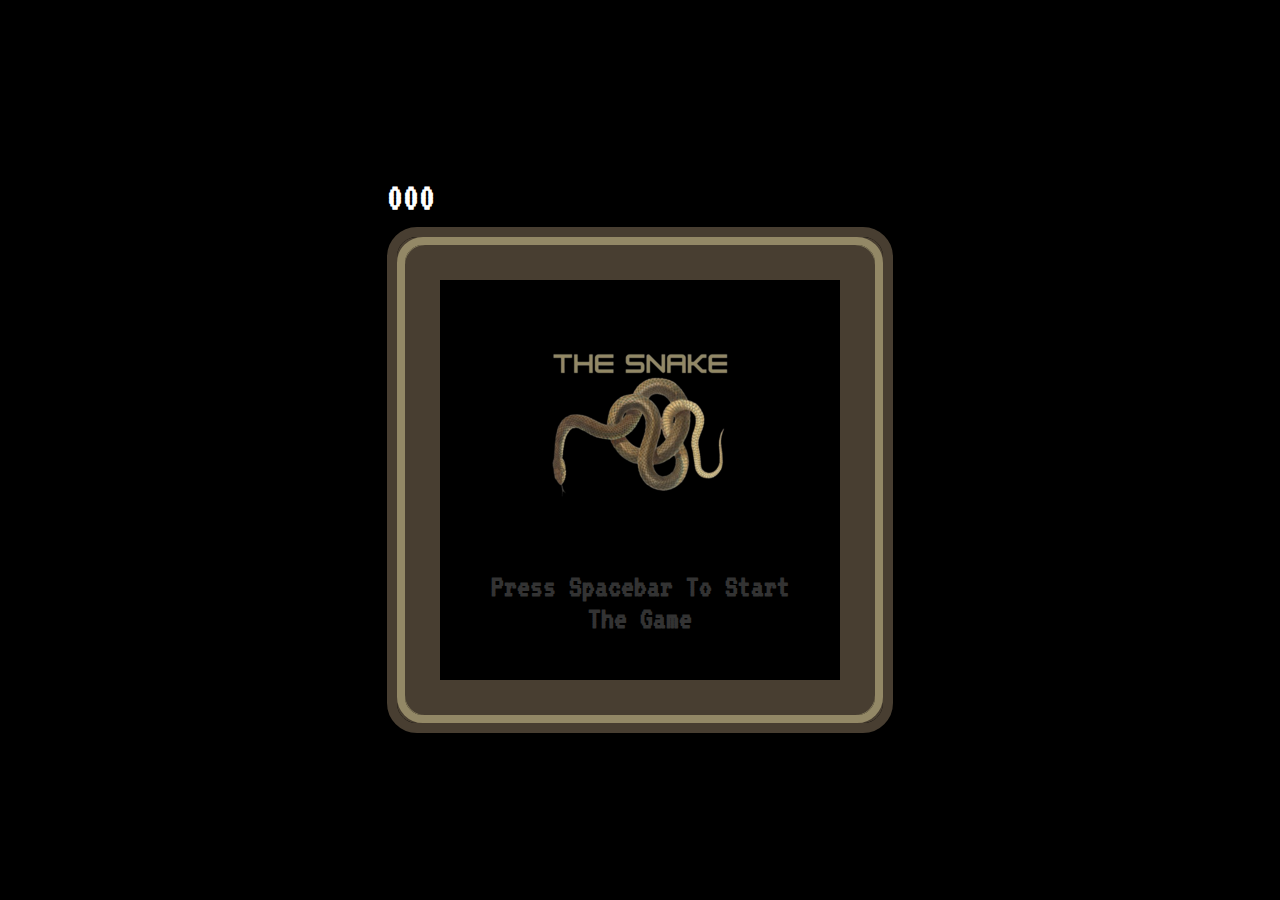
<file: The-snake-game/index.html>
<!DOCTYPE html>
<html lang="en">
  <head>
    <meta charset="UTF-8" />
    <meta name="viewport" content="width=device-width, initial-scale=1.0" />
    <link rel="preconnect" href="https://fonts.googleapis.com" />
    <link rel="preconnect" href="https://fonts.gstatic.com" crossorigin />
    <link
      href="https://fonts.googleapis.com/css2?family=VT323&display=swap"
      rel="stylesheet"
    />
    <title>Snake Game</title>
    <link rel="stylesheet" href="style.css" />
    <script src="script.js" defer></script>
  </head>
  <body>
    <div>
      <div class="scores">
        <h1 id="score">000</h1>
        <h1 id="highScore">000</h1>
      </div>
      <div class="game-border-1">
        <div class="game-border-2">
          <div class="game-border-3">
            <div id="game-board"></div>
          </div>
        </div>
      </div>
    </div>
    <h1 id="instruction-text">Press spacebar to start the game</h1>
    <img id="logo" src="snake-game-designed-logo.png" alt="snake-logo" />
  </body>
</html>
</file>
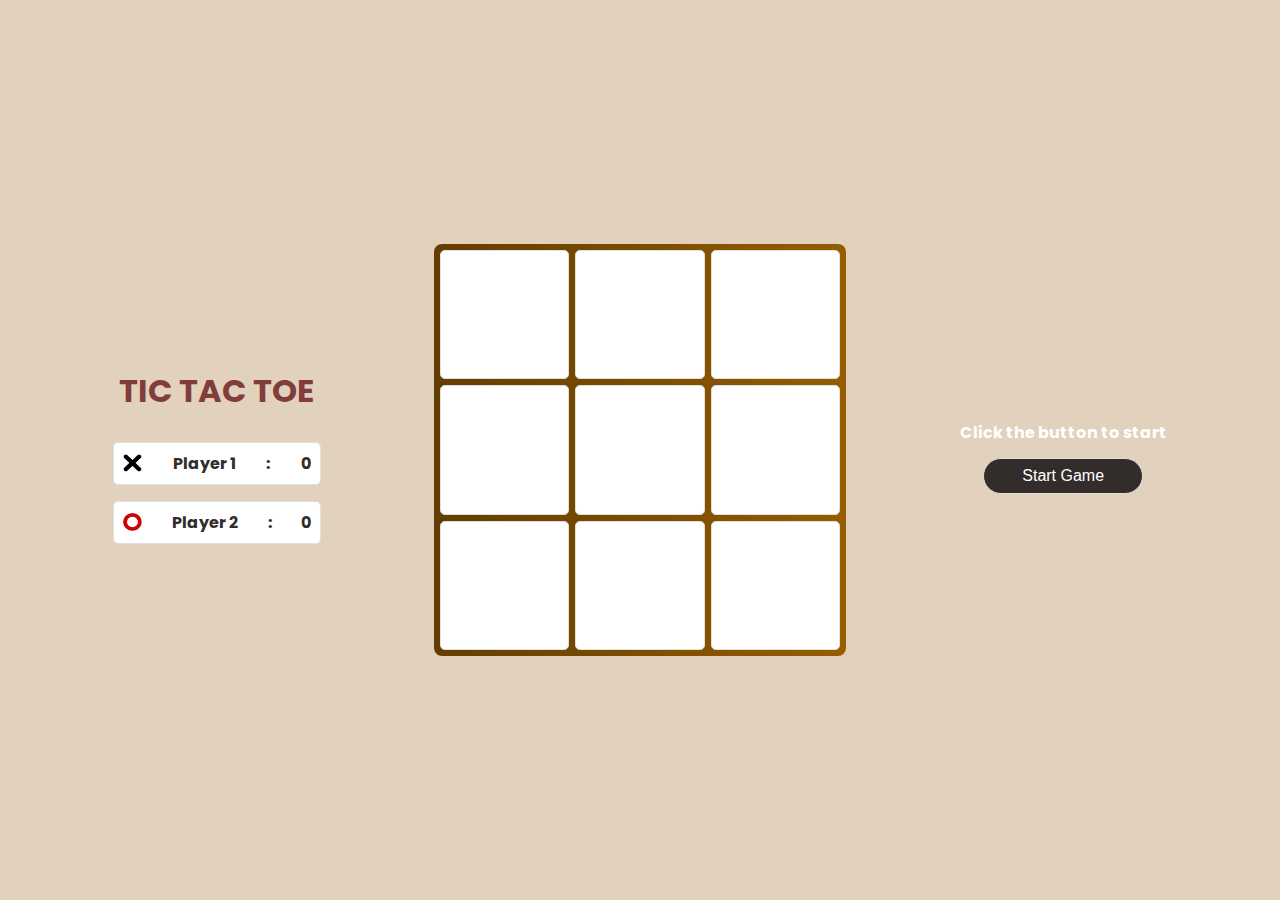
<file: tic-tic-toe-game/index.html>
<!DOCTYPE html>
<html lang="en">
  <head>
    <meta charset="UTF-8" />
    <meta http-equiv="X-UA-Compatible" content="IE=edge" />
    <meta name="viewport" content="width=device-width, initial-scale=1.0" />
    <script src="script.js" defer></script>
    <link rel="stylesheet" href="style.css" />
    <title>Tic Tac Toe</title>
  </head>
  <body>
    <div id="info">
      <h2 id="info__title">TIC TAC TOE</h2>
      <div class="info__player">
        <img
          src="assets/cross.png"
          alt="Player 1 icon"
          class="info__player__icon"
        />
        <h1 id="info__player__name1">Player 1</h1>
        <h1>:</h1>
        <h1 id="info__player__score1">0</h1>
      </div>
      <div class="info__player">
        <img
          src="assets/circle.png"
          alt="Player 2 icon"
          class="info__player__icon"
        />
        <h1 id="info__player__name2">Player 2</h1>
        <h1>:</h1>
        <h1 id="info__player__score2">0</h1>
      </div>
    </div>
    <div id="grid">
      <div id="grid__square-1" class="grid__square"></div>
      <div id="grid__square-2" class="grid__square"></div>
      <div id="grid__square-3" class="grid__square"></div>
      <div id="grid__square-4" class="grid__square"></div>
      <div id="grid__square-5" class="grid__square"></div>
      <div id="grid__square-6" class="grid__square"></div>
      <div id="grid__square-7" class="grid__square"></div>
      <div id="grid__square-8" class="grid__square"></div>
      <div id="grid__square-9" class="grid__square"></div>
    </div>
    <div id="instructions">
      <h2 id="instructions__text">Click the button to start</h2>
      <button id="instructions__btn">Start Game</button>
    </div>
    <div id="modal">
      <div id="modal__content">
        <h2>Enter Players Names</h2>
        <form>
          <label for="player1">Player 1</label>
          <input
            type="text"
            id="player1"
            name="player1"
            placeholder="Player 1"
            maxlength="6"
            required
          />
          <label for="player2">Player 2</label>
          <input
            type="text"
            id="player2"
            name="player2"
            placeholder="Player 2"
            maxlength="6"
            required
          />
          <input type="submit" value="Start Game" />
        </form>
      </div>
    </div>
  </body>
</html>
</file>
<file: The-snake-game/style.css>
*{
  background-color: black;
}
body {
  display: flex;
  align-items: center;
  justify-content: center;
  height: 100vh;
  margin: 0;
  font-family: 'VT323', monospace;
}

body,
.snake {
  background-color: rgb(0, 0, 0);
}

#game-board {
  border-radius: 100px;
  display: grid;
  grid-template-columns: repeat(20, 20px);
  grid-template-rows: repeat(20, 20px);
  margin: 5px;
}

.game-border-1 {
  border: #483E31 solid 10px;
  border-radius: 30px;
  box-shadow: inset 0 0 0 10px #483E31;
}

.game-border-2 {
  border: #938866 solid 8px;
  border-radius: 26px;
  box-shadow: inset 0 0 0 10px #938866;
}

.game-border-3 {
  border: #483E31 solid 30px;
  border-radius: 20px;
  box-shadow: inset 0 0 0 5px #483E31;
}

#instruction-text {
  position: absolute;
  top: 60%;
  color: #333;
  width: 300px;
  text-align: center;
  text-transform: capitalize;
  padding: 30px;
  margin: 0;
}

.scores {
  display: flex;
  justify-content: space-between;
}

#score {
  color: #ffffff;
}

#score,
#highScore {
  font-size: 40px;
  font-weight: bolder;
  margin: 10px 0;
}

#highScore {
  color: 483E31;
  display: none;
}

.game-border-3,
#logo {
  background-color: #000000;
}

.snake {
  position: relative;
  border: none;
  background-color: #938866;
  background-image: linear-gradient(to right, #938866 40%, #7a6c58);
  box-shadow: 2px 2px 4px rgba(0, 0, 0, 0.4);
}

/**.snake::before {
  content: "";
  position: absolute;
  top: -10px;
  left: -10px;
  width: 0;
  height: 0;
  border-left: 10px solid transparent;
  border-right: 10px solid transparent;
  border-bottom: 20px solid #938866;
  transform: rotate(45deg);
}*/

.food {
  background-color: #cd3f3f;
  border: #d43b3b 5px solid;
  border-radius: 50%;
}

#logo {
  position: absolute;
}
</file>
<file: tic-tic-toe-game/style.css>
/* GENERAL */

@import url("https://fonts.googleapis.com/css2?family=Poppins:wght@100;200;300;400;500;600;700;800;900&display=swap");

:root {
  --bg-green: #e2d1bc ;
  /**linear-gradient(
    90deg,
    rgb(158, 179, 175) 0%,
    rgb(88, 157, 134) 100%
  );*/
  --bg-red: linear-gradient(90deg, #803D3B 0%, #803D3B 100%);
  --bg-brown: linear-gradient(
    90deg,
    rgba(99, 61, 0, 1) 0%,
    rgba(149, 93, 0, 1) 100%
  );
  --bg-white: rgb(255, 255, 255);
  --bg-modal: #0e110eaf;
  --text-white: rgb(255, 255, 255);
  --text-dark: rgb(54, 54, 54);
  --text-light: #c7c7c7;
  --text-gold: #803D3B;
  --dark: #322C2B;
  --border: 0.1rem solid rgb(224, 224, 224);
}

body {
  height: 100vh;
  margin: 0;
  display: flex;
  flex-wrap: wrap;
  align-items: center;
  justify-content: space-evenly;
  font-family: "Poppins", sans-serif;
  background: var(--bg-green);
}

h1 {
  margin: 0;
  font-size: 1rem;
}

h1:hover,
h2:hover {
  cursor: default;
}

/* INFO */

#info {
  text-align: center;
  width: 15rem;
  color: var(--text-gold);
}

#info__title {
  font-size: 2rem;
}

.info__player {
  display: flex;
  justify-content: space-between;
  margin: 1rem;
  padding: 0.5rem;
  border-radius: 0.3rem;
  border: var(--border);
  color: var(--dark);
  background: var(--bg-white);
}

.info__player__icon {
  height: 1.3rem;
  padding-top: 0.13rem;
}

.cross {
  background-image: url(assets/cross.png);
}

.circle {
  background-image: url(assets/circle.png);
}

.cross,
.circle {
  background-size: cover;
}

/* GRID */

#grid {
  display: grid;
  grid-template-columns: repeat(3, 1fr);
  height: 25rem;
  width: 25rem;
  grid-gap: 0.4rem;
  padding: 0.4rem;
  border-radius: 0.5rem;
  background: var(--bg-brown);
}

.grid__square {
  background-color: var(--bg-white);
  border-radius: 0.3rem;
  border: var(--border);
}

.grid__square:hover {
  cursor: pointer;
}

/* INSTRUCTIONS */

#instructions {
  display: flex;
  flex-direction: column;
  align-items: center;
  width: 15rem;
}

#instructions__text {
  text-align: center;
  font-size: 1rem;
  color: var(--text-white);
}

#instructions__btn {
  cursor: pointer;
  width: 10rem;
  padding: 0.5rem 1rem;
  font-size: 1rem;
  border-radius: 2rem;
  background: var(--dark);
  border: var(--border);
  color: var(--text-white);
}

#instructions__btn:active {
  transform: translateY(0.125rem);
}

/* MODAL */

#modal {
  display: none;
  align-items: center;
  position: absolute;
  justify-content: center;
  height: 100vh;
  width: 100vw;
  background: var(--bg-modal);
}

#modal__content {
  display: flex;
  flex-direction: column;
  justify-content: center;
  align-items: center;
  height: 65%;
  width: 40%;
  border-radius: 5rem;
  color: var(--text-white);
  background: var(--bg-red);
  border: var(--dark) solid 0.1rem;
}

/* FORM */

form {
  display: flex;
  flex-direction: column;
  align-items: center;
}

label {
  display: none;
}

input {
  margin: 1.25rem;
  font-size: 1rem;
  border-radius: 2rem;
  padding: 0.625rem 1.25rem;
}

::placeholder {
  font-style: italic;
}

input[type="submit"]:active {
  transform: translateY(0.125rem);
}

/* MEDIA QUERIES */

@media (max-width: 1100px) {
  #grid {
    width: 18.75rem;
    height: 18.75rem;
  }
  #info__title {
    margin: 0 0 1rem;
  }
  body {
    align-content: center;
  }
  #modal__content {
    text-align: center;
    height: 60%;
    width: 80%;
  }
  input {
    width: 10rem;
  }
}
</file>
